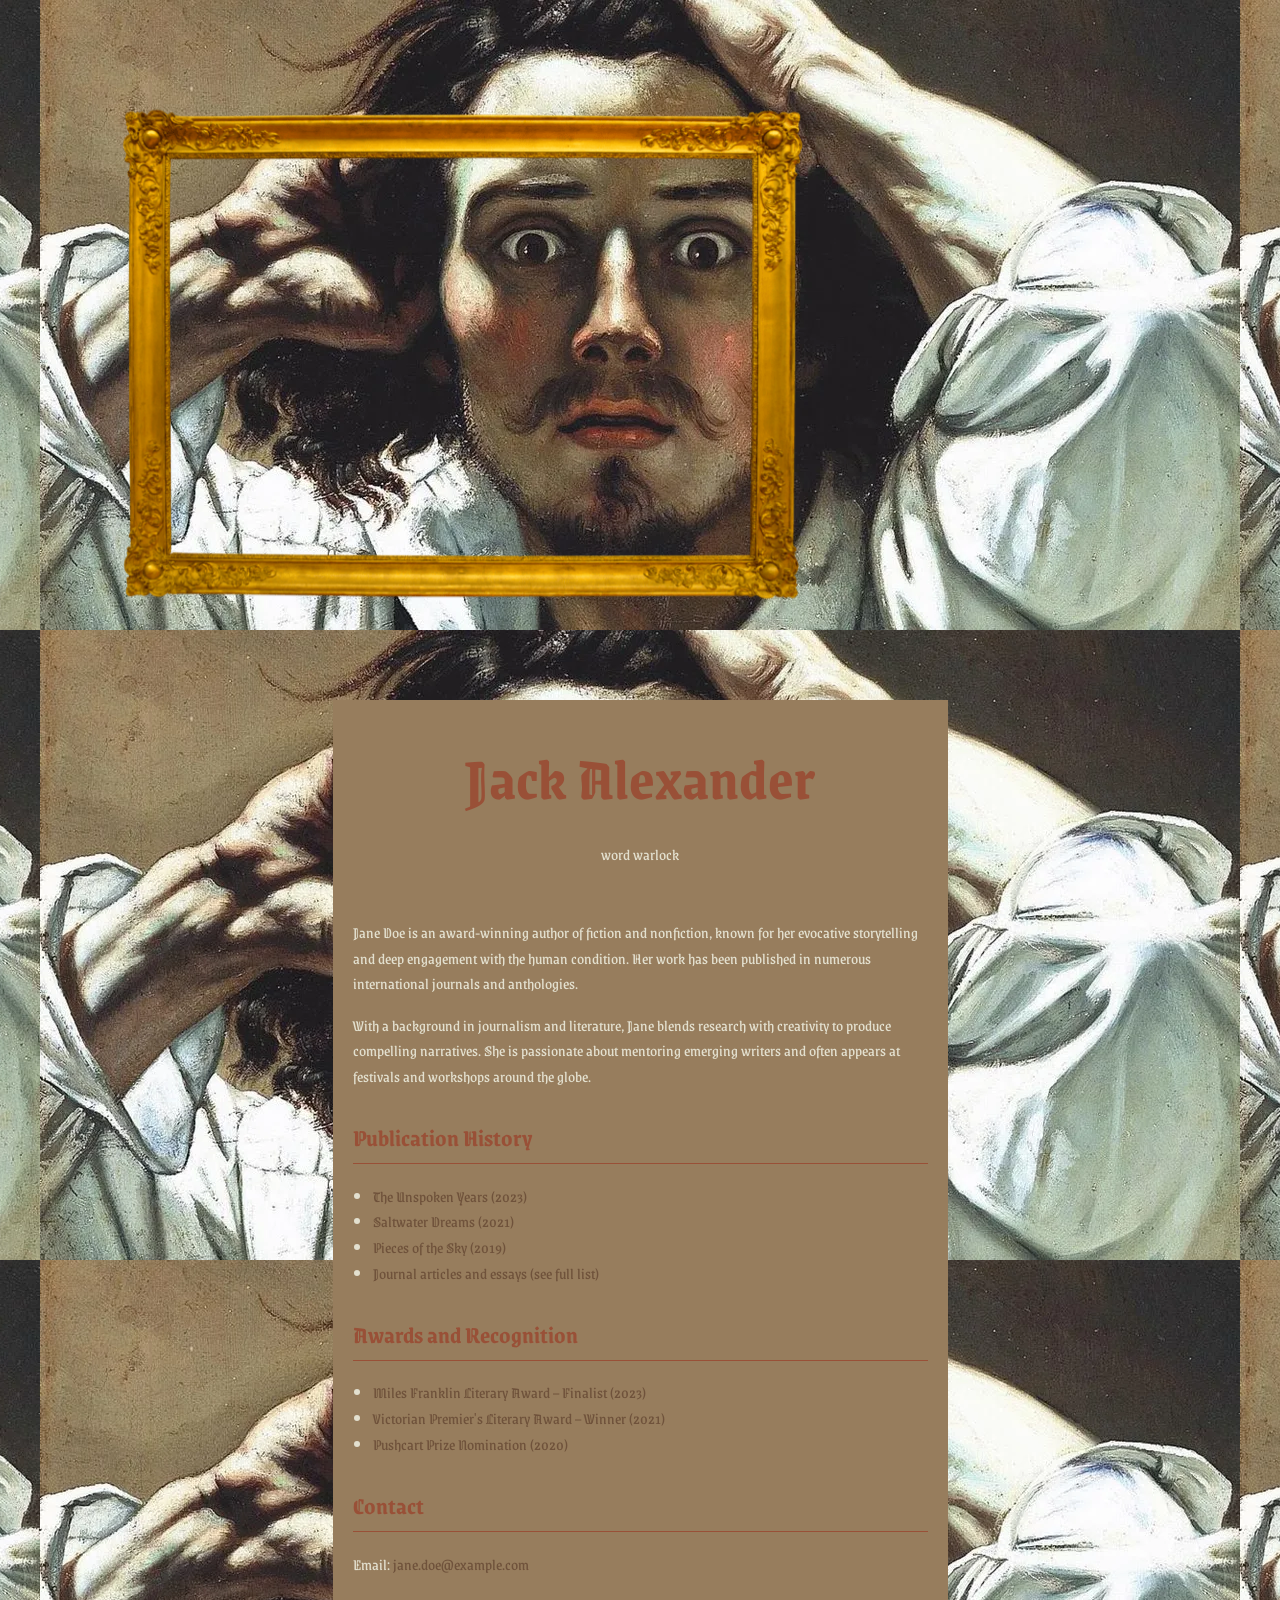
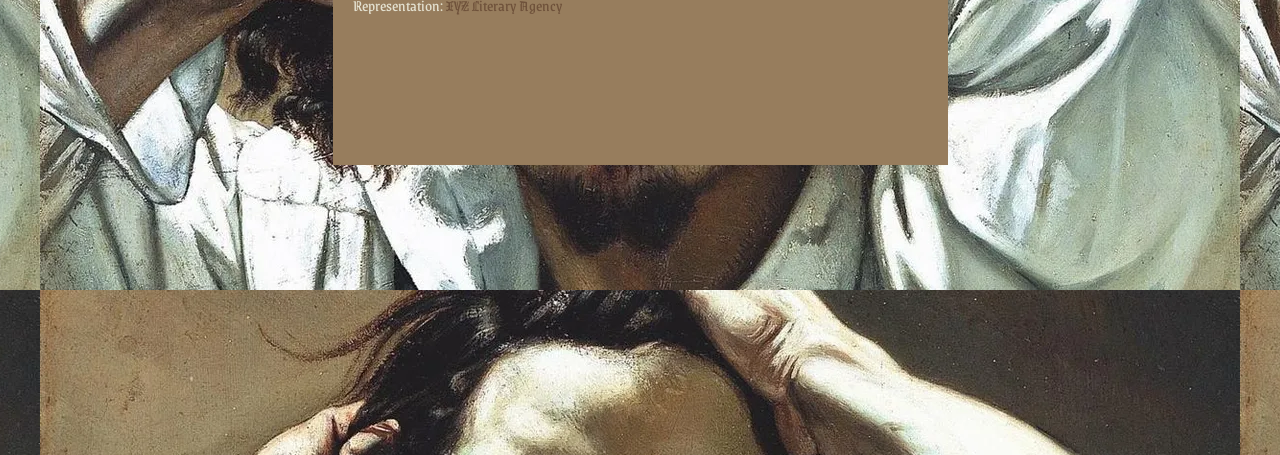
<file: index.html>
<!DOCTYPE html>
<html lang="en">
  <head>
    <meta charset="UTF-8" />
    <meta name="viewport" content="width=device-width, initial-scale=1.0" />
    <!-- import fonts here -->

<link rel="preconnect" href="https://fonts.googleapis.com" />
<link rel="preconnect" href="https://fonts.gstatic.com" crossorigin />
<link 
  href="https://fonts.googleapis.com/css2?family=Grenze+Gotisch&display=swap" 
  rel="stylesheet" 
  />
   
    <title>Jack Alexander</title>
    <link rel="stylesheet" href="./style.css" />
  </head>
  
  <body>

    <img class="sticky"
      src="img/frame.png";
      alt="Frame";
    />

    <div class="container">
      <header>
        <!-- edit author headshot below -->
        <h1>Jack Alexander</h1>
        <p>word warlock</p>
      </header>

      <section class="bio">
        <!-- edit author bio below -->
        <p>
          Jane Doe is an award-winning author of fiction and nonfiction, known
          for her evocative storytelling and deep engagement with the human
          condition. Her work has been published in numerous international
          journals and anthologies.
        </p>
        <p>
          With a background in journalism and literature, Jane blends research
          with creativity to produce compelling narratives. She is passionate
          about mentoring emerging writers and often appears at festivals and
          workshops around the globe.
        </p>
      </section>

      <section class="publications">
        <h2>Publication History</h2>
        <!-- edit author publications below, creating new list items -->
        <ul>
          <li><a href="#">The Unspoken Years (2023)</a></li>
          <li><a href="#">Saltwater Dreams (2021)</a></li>
          <li><a href="#">Pieces of the Sky (2019)</a></li>
          <li>
            <a href="./publications.html"
              >Journal articles and essays (see full list)</a
            >
          </li>
        </ul>
      </section>

      <section class="awards">
        <h2>Awards and Recognition</h2>
        <ul>
          <li>
            <a href="#">Miles Franklin Literary Award – Finalist (2023)</a>
          </li>
          <li>
            <a href="#">Victorian Premier's Literary Award – Winner (2021)</a>
          </li>
          <li><a href="#">Pushcart Prize Nomination (2020)</a></li>
        </ul>
      </section>

      <section class="contact">
        <h2>Contact</h2>
        <p>
          Email: <a href="mailto:jane.doe@example.com">jane.doe@example.com</a>
        </p>
        <p>Representation: <a href="#">XYZ Literary Agency</a></p>
      </section>
    </div>
  </body>
</html>
</file>
<file: style.css>
/* make comments within this syntax */

/* pallet
  #6f523b - dark brown
  #e3e0cf - cream
  #995037 - orange
  #969f8e - grey
  #977d5d - light brown
  */

body {
  font-family: "Grenze Gotisch";
  line-height: 1.6;
  margin: 10px;
  margin-bottom: 290px;
  padding: 0;
  background-image: url(img/desperate-man.webp);
  background-position: top center;
  color: #e3e0cf;
}
.container {
  max-width: 575px;
  margin: auto;
  padding: 20px;
  padding-bottom: 130px;
  background-color: #977d5d;
  border-color: #333333;
}
header {
  text-align: center;
  padding-bottom: 20px;
}
header img {
  width: 120%;
  position: sticky;
  top: 10px;
  border-radius: 0%;
}
img.sticky {
  position: sticky;
  top: 10px; 
  width: 910px;
}
h1 {
  color: #995037;
  font-size: 60px;
  margin: 10px 0 5px;
  text-align: center;
  margin-bottom: 10px;
}
h2 {
  color: #995037;
  border-bottom: 1px solid #995037;
  padding-bottom: 5px;
  margin-top: 30px;
}
ul {
  padding-left: 20px;
}
a {
  color: #6f523b;
  text-decoration: none;
}
a:hover {
  text-decoration: underline;
}
.contact,
.socials {
  margin-top: 30px;
}

/* styling for publications.html */
.container2 {
  max-width: 1000px;
  margin: auto;
  padding: 20px;
  background-color: #ffffff;
}
.article-grid {
  display: grid;
  grid-template-columns: repeat(auto-fit, minmax(280px, 1fr));
  gap: 20px;
}
.article-card {
  background: #fdfdfd;
  border: 1px solid #dddddd;
  border-radius: 8px;
  overflow: hidden;
  transition: transform 0.3s ease;
}
.article-card:hover {
  transform: scale(1.02);
}
.article-image {
  width: 100%;
  height: 180px;
  object-fit: cover;
}
.article-content {
  padding: 15px;
}
.article-title {
  font-size: 1.1em;
  margin: 0 0 10px;
}
.article-title a {
  text-decoration: none;
  color: #0077cc;
}
.article-title a:hover {
  text-decoration: underline;
}
.journal-name {
  color: #666666;
  font-size: 0.95em;
}

/* styling for header.html */
.navbar {
  height: 10%;
  background-image: url(./img/desperate-man.webp);
  background-position: center;
  background-repeat: no-repeat;
  color: white;
  padding: 200px 0px;
  
}
.navbar nav {
  display: flex;
  flex-wrap: wrap;
  gap: 100%;
}
.navbar nav a:hover {
  text-decoration: underline;
}
.spacer {
  height: 10px;
}
    .gallery {
      font-family: sans-serif;
      margin: 0;
      padding: 0;
      background-color: #f9f9f9;
      display: flex;
      flex-direction: column;
      align-items: center;
    }

    .feature-box {
      display: flex;
      flex-direction: column;
      align-items: center;
      background: white;
      box-shadow: 0 2px 10px rgba(0, 0, 0, 0.1);
      border-radius: 1rem;
      max-width: 800px;
      padding: 2rem;
      margin: 2rem;
      text-align: center;
    }
    .feature-box img {
      width: 100%;
      max-height: 400px;
      object-fit: cover;
      border-radius: 1rem;
      margin-bottom: 1.5rem;
    }
    .feature-box h2 {
      margin-bottom: 1rem;
    }
    .feature-box p {
      margin-bottom: 1rem;
    }
    .nav-buttons {
      display: flex;
      justify-content: space-between;
      width: 100%;
      max-width: 800px;
      margin-top: 1rem;
    }
    .nav-buttons button {
      background-color: #333333;
      color: white;
      border: none;
      padding: 0.75rem 1.5rem;
      border-radius: 0.5rem;
      cursor: pointer;
    }
    .nav-buttons button:hover {
      background-color: #555555;
    }
</file>
